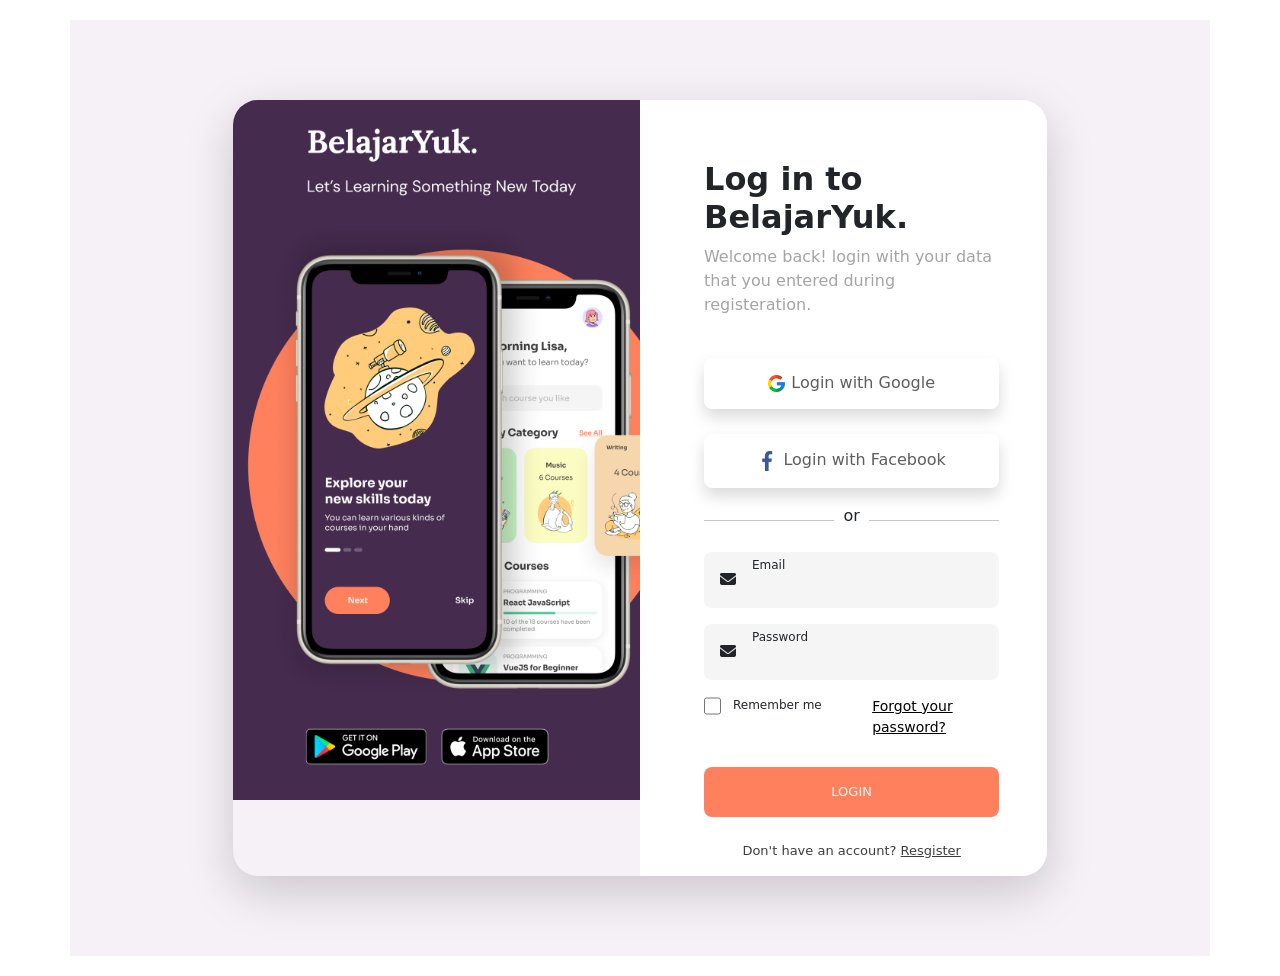
<file: index.html>
<!DOCTYPE html>
<html>
   <head>
      <title>Mobile Sign-in Page</title>
      <link href="https://cdn.jsdelivr.net/npm/bootstrap@5.0.2/dist/css/bootstrap.min.css" rel="stylesheet" integrity="sha384-EVSTQN3/azprG1Anm3QDgpJLIm9Nao0Yz1ztcQTwFspd3yD65VohhpuuCOmLASjC" crossorigin="anonymous">
      <link rel="stylesheet" type="text/css" href="style.css">
      <link rel="stylesheet" type="text/css" href="https://cdnjs.cloudflare.com/ajax/libs/font-awesome/6.2.0/css/all.min.css">
   </head>
   <body>
      <div class="container px m30" style="background-color: #f5f1f7">
         <div id="Mainframe" class="container d-flex justify-content-center curveedges paddingundoto0 shadow-lg">
            <div class="col-6">
               <img src="./Mobile.png" height="700">
            </div>
            <div class="col-6" style="background-color: #ffffff;">
               <div class="PL10 px-5">
                  <h2><b>Log in to BelajarYuk.</b></h2>
                  <p>Welcome back! login with your data that you entered during registeration.</p>
                  <div>
                     <button class="btn-lg btn-block shadow buttoncss"><a href="" style="text-decoration: none; color: #5e5e5e;"><img src="Google.png" height="17px" width="17px"><span class="pl-6">Login with Google</span></a></button>
                  </div>
                  <div>
                     <button class="btn-lg btn-block shadow buttoncss"><a href="" style="text-decoration: none; color: #5e5e5e;"><img src="Facebook.png" height="20px" width="20px"><span class="pl-6">Login with Facebook</span></a></button>
                  </div>
                  <div class="py-3 pb-4" style="text-align: center;">
                     <hr style="width: 44%; float: left;">
                     or
                     <hr style="width: 44%; float: right;">
                  </div>
               </div>

               <form action="login.php" method="post">
                  <div class="container px-5 d-flex">
                     <div class="setbgcolor p-3 rounded-edge-left">
                        <i class="fa fa-envelope"></i>
                     </div>
                     <div class="setbgcolor py-1 rounded-edge-right" style="width: 100%">
                        <label class="d-block pb-1">Email</label> 
                           <input type="email" name="Email">
                     </div>
                  </div>
               
                  <div class="container px-5 py-3 d-flex">
                     <div class="setbgcolor p-3 rounded-edge-left">
                        <i class="fa fa-envelope"></i>
                     </div>
                     <div class="setbgcolor py-1 rounded-edge-right" style="width: 100%">
                        <label class="d-block pb-1">Password</label> 
                           <input type="Password" name="Password">
                     </div>
                  </div>
                  <div class="container px-5 d-flex">
                     <input class="checkbox" type="checkbox" name="checkbox" value="checkbox">
                     <div class="container">
                        <label style="float: left;">Remember me</label>
                     </div>
                     <div class="container">
                        <a href="" style=" color: black; font-size: 14px; float: right;">Forgot your password?</a>
                     </div>
                  </div>
                  <div class="px-5 pt-1">
                        <button class="btn-lg loginbuttoncss" style="width: 100%; font-size: 13px;">LOGIN</button>
                  </div>
                  <div class="px-5 pt-4" style="font-size: 13px; text-align: center;">
                     <p style="color: #3d3d3d;">Don't have an account? <a href="" style=" color: #3d3d3d;">Resgister</a></p>
                  </div>
               </form>

            </div>
         </div>
      </div>
   </body>
</html>
</file>
<file: style.css>
/** {
	font-family: "Haas Grot Text R Web", "Helvetica Neue", Helvetica, Arial, sans-serif;
}*/

.PL10 {
	padding-left: 50px;
	padding-top: 60px;
}
.px {
	padding-top: 80px;
	padding-bottom: 80px;
}

.px-5 {
	padding-left: 4rem !important;
	padding-right: 3rem !important; 
}

.pl-6 {
padding-left: 6px;
}

.m30 {
	margin-top: 20px;
	margin-bottom: 20px;
}

p {color: #a4a4a4}

.rounded-edge-left {
	border-top-left-radius: 0.5rem;
	border-bottom-left-radius: 0.5rem;  
	}

.rounded-edge-right {
	border-top-right-radius: 0.5rem;
	border-bottom-right-radius: 0.5rem;  
}


.curveedges {
	border-radius: 25px !important;
	overflow: hidden;
	width: 73%;
}

.paddingundoto0 {
	padding: 0px !important;
}
.buttoncss {
	width: 100%;
	border-radius: 0.5rem;
	font-weight: 500;
	font-size: 16px;
	line-height: 16px;
	margin-top: 25px;
	padding: 17px;
	background-color: #ffffff; 
	color: #696969;
	border: none;
}
.loginbuttoncss {
	width: 100%;
	border-radius: 0.5rem;
	font-weight: 500;
	font-size: 16px;
	line-height: 16px;
	margin-top: 25px;
	padding: 17px;
	background-color: #ff805d; 
	color: #fff4f0;
	border: none;
}
label {
	font-size: 12px;
}

 ::after, ::before {
	box-sizing: unset;
}

.setbgcolor {
background-color: #f5f5f5;
border: none;
}

input {
	border: none;
	background-color: #f5f5f5;
}

.checkbox {
width: 40px;
height: 20px;
}

@media only screen and (max-width: 1200px) {
	@media only screen and (max-width: 1200px) {
		#Mainframe {
			display: block !important;
			width: min-content !important;

		}

		.col-6{ width: fit-content;}
	}
  
/*   
  @media only screen and (max-width: 1024px) {
	
	
  }
  
  @media only screen and (max-width: 960px) {
	
  }
  
  @media only screen and (max-width: 768px) {
	
  }
  
  @media only screen and (max-width: 560px) {
	
  } */
  }
</file>
